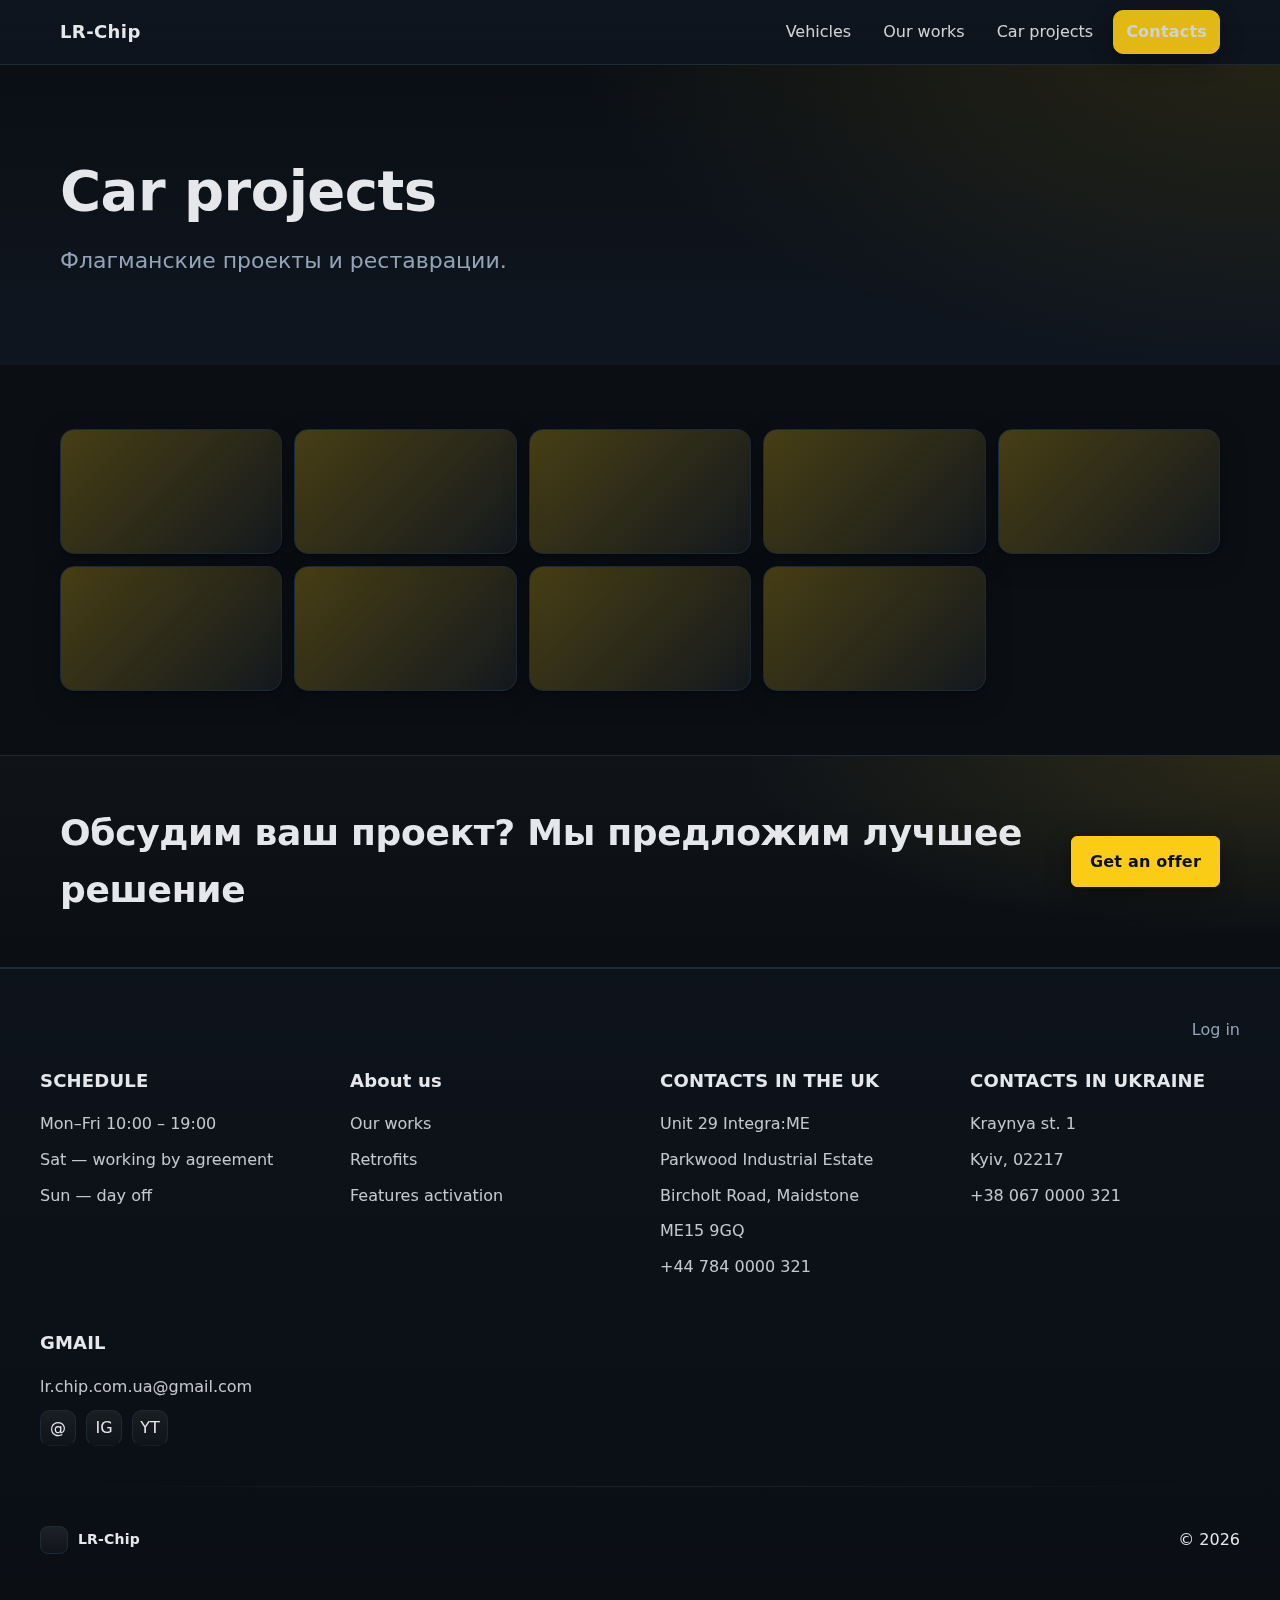
<file: car-projects.html>
<!DOCTYPE html>
<html lang="en">
<head>
  <meta charset="utf-8">
  <meta name="viewport" content="width=device-width, initial-scale=1">
  <meta name="theme-color" content="#0b0f14">
  <title>Car projects — LR‑Chip</title>
  <link rel="stylesheet" href="/styles.css">
</head>
<body class="always-dark">
  <header class="site-header" role="banner">
    <div class="container header-inner">
      <a class="logo" href="/">LR‑Chip</a>
      <button id="navToggle" class="nav-toggle" aria-expanded="false" aria-controls="siteNav">Menu</button>
      <nav id="siteNav" class="nav" aria-label="Main menu">
        <a href="/vehicles.html">Vehicles</a>
        <a href="/our-works.html">Our works</a>
        <a class="active" href="/car-projects.html">Car projects</a>
        <a href="/contacts.html" class="btn btn-primary">Contacts</a>
      </nav>
    </div>
  </header>
  <main class="site-main">
    <section class="section hero"><div class="container"><h1>Car projects</h1><p class="subheading">Флагманские проекты и реставрации.</p></div></section>
    <section class="section">
      <div class="container">
        <div class="mosaic">
          <div class="tile"></div>
          <div class="tile"></div>
          <div class="tile"></div>
          <div class="tile"></div>
          <div class="tile"></div>
          <div class="tile"></div>
          <div class="tile"></div>
          <div class="tile"></div>
          <div class="tile"></div>
        </div>
      </div>
    </section>
  </main>
  <section class="cta-band"><div class="container"><h2 class="cta-title">Обсудим ваш проект? Мы предложим лучшее решение</h2><a class="btn btn-primary" href="/contacts.html">Get an offer</a></div></section>
  <footer class="site-footer" role="contentinfo">
    <div class="container footer-inner">
      <div class="footer-top"><span></span><a class="footer-login" href="#">Log in</a></div>
      <div class="footer-grid">
        <div class="footer-col"><h4>SCHEDULE</h4><ul><li>Mon–Fri 10:00 – 19:00</li><li>Sat — working by agreement</li><li>Sun — day off</li></ul></div>
        <div class="footer-col"><h4>About us</h4><ul><li><a href="/our-works.html">Our works</a></li><li><a href="#">Retrofits</a></li><li><a href="#">Features activation</a></li></ul></div>
        <div class="footer-col"><h4>CONTACTS IN THE UK</h4><ul><li>Unit 29 Integra:ME</li><li>Parkwood Industrial Estate</li><li>Bircholt Road, Maidstone</li><li>ME15 9GQ</li><li><a href="tel:+447840000321">+44 784 0000 321</a></li></ul></div>
        <div class="footer-col"><h4>CONTACTS IN UKRAINE</h4><ul><li>Kraynya st. 1</li><li>Kyiv, 02217</li><li><a href="tel:+380670000321">+38 067 0000 321</a></li></ul></div>
        <div class="footer-col"><h4>GMAIL</h4><ul><li><a href="mailto:lr.chip.com.ua@gmail.com">lr.chip.com.ua@gmail.com</a></li></ul><div class="link-row"><a class="icon-btn" href="#">@</a><a class="icon-btn" href="#">IG</a><a class="icon-btn" href="#">YT</a></div></div>
      </div>
      <div class="divider"></div>
      <div class="footer-bottom"><a class="brand" href="/"><span class="brand-badge"></span> LR‑Chip</a><p>© <span id="year"></span></p></div>
    </div>
  </footer>
  <script src="/script.js" defer></script>
</body>
</html>
</file>
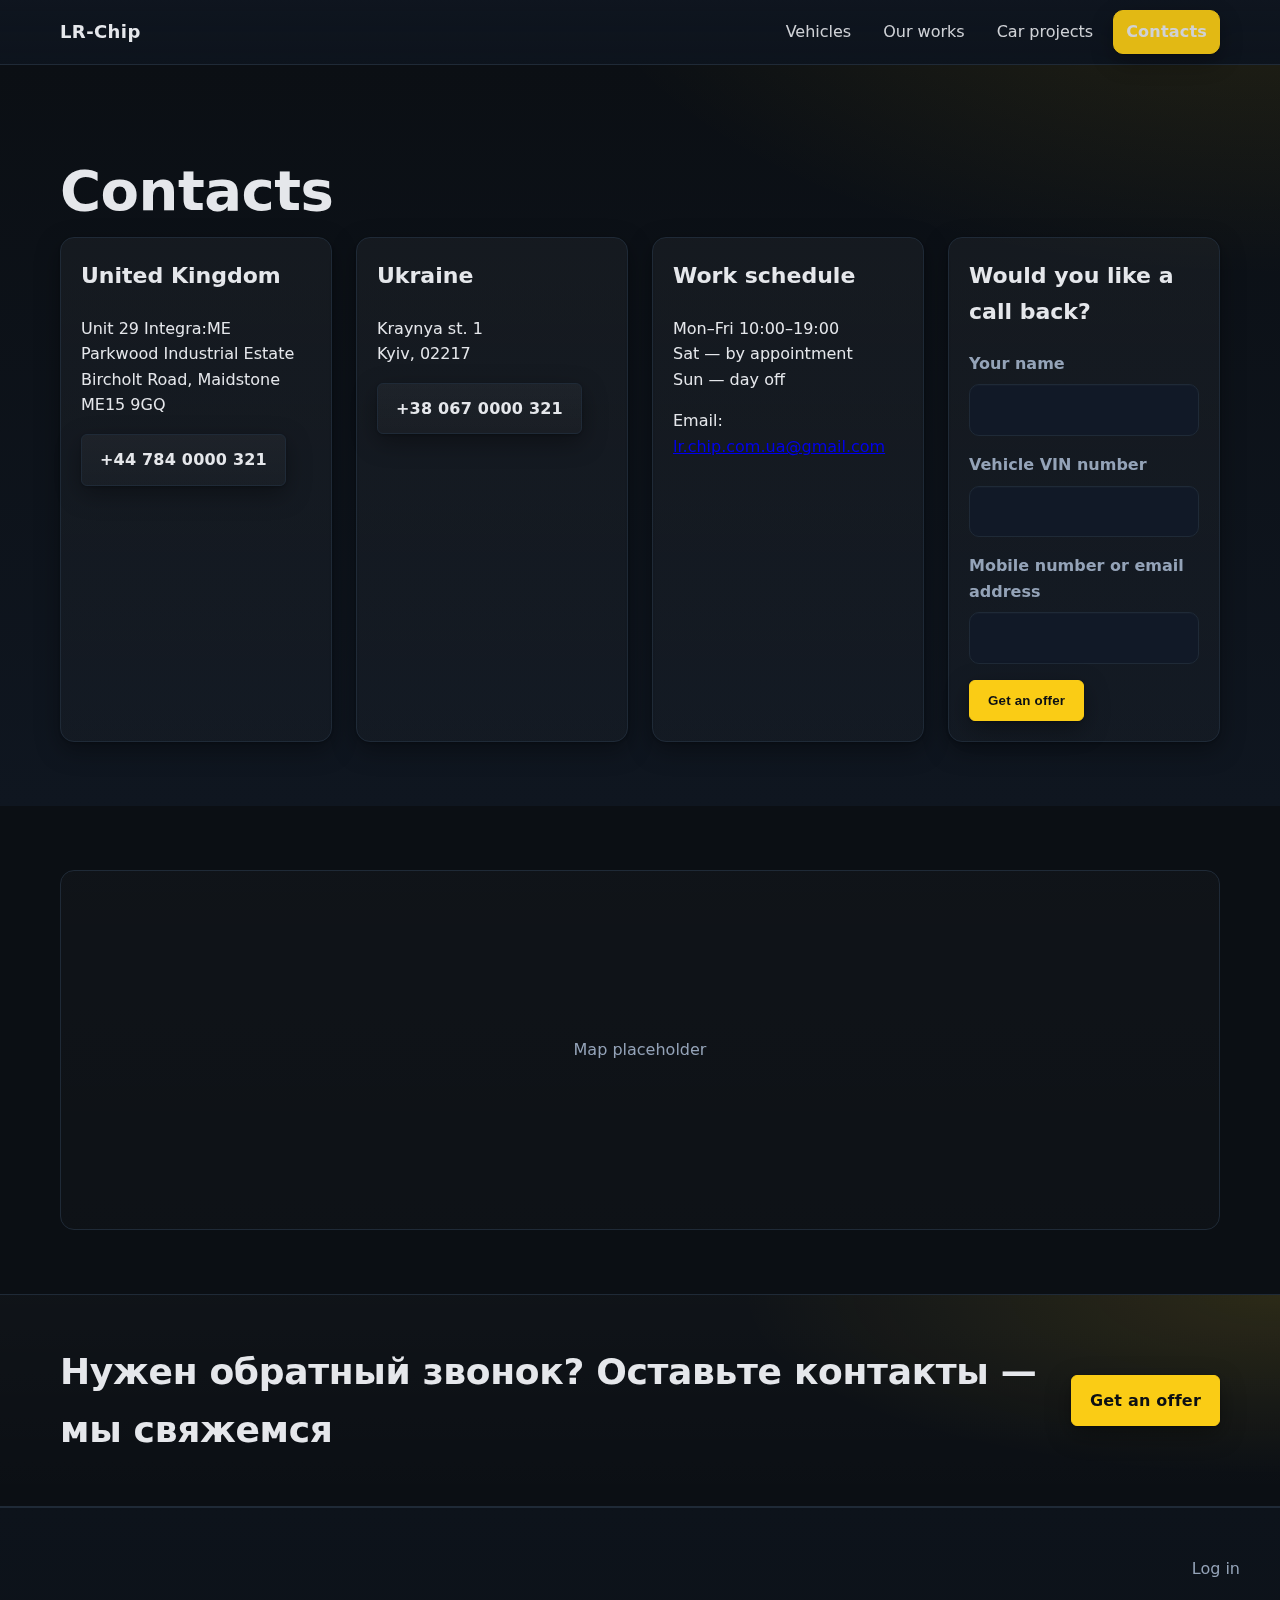
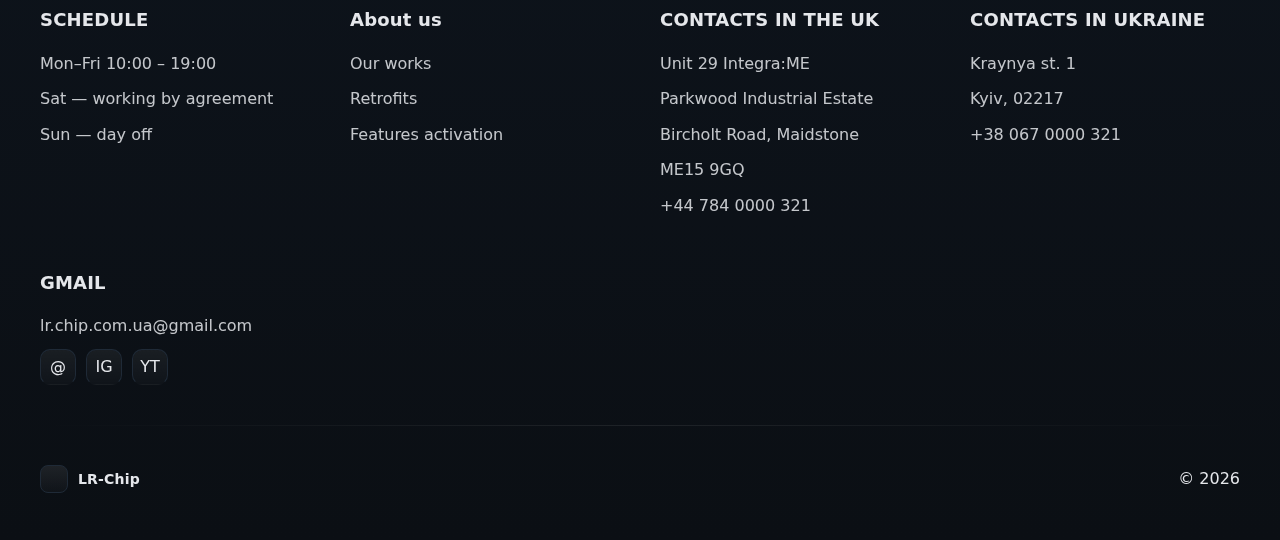
<file: contacts.html>
<!DOCTYPE html>
<html lang="en">
<head>
  <meta charset="utf-8">
  <meta name="viewport" content="width=device-width, initial-scale=1">
  <meta name="theme-color" content="#0b0f14">
  <title>Contacts — LR‑Chip</title>
  <link rel="stylesheet" href="/styles.css">
</head>
<body class="always-dark">
  <header class="site-header" role="banner">
    <div class="container header-inner">
      <a class="logo" href="/">LR‑Chip</a>
      <button id="navToggle" class="nav-toggle" aria-expanded="false" aria-controls="siteNav">Menu</button>
      <nav id="siteNav" class="nav" aria-label="Main menu">
        <a href="/vehicles.html">Vehicles</a>
        <a href="/our-works.html">Our works</a>
        <a href="/car-projects.html">Car projects</a>
        <a class="active btn btn-primary" href="/contacts.html">Contacts</a>
      </nav>
    </div>
  </header>
  <main class="site-main">
    <section class="hero">
      <div class="container">
        <h1>Contacts</h1>
        <div class="grid" style="margin-top:16px">
          <div class="card">
            <h3>United Kingdom</h3>
            <p>Unit 29 Integra:ME<br>Parkwood Industrial Estate<br>Bircholt Road, Maidstone<br>ME15 9GQ</p>
            <p><a class="btn" href="tel:+447840000321">+44 784 0000 321</a></p>
          </div>
          <div class="card">
            <h3>Ukraine</h3>
            <p>Kraynya st. 1<br>Kyiv, 02217</p>
            <p><a class="btn" href="tel:+380670000321">+38 067 0000 321</a></p>
          </div>
          <div class="card">
            <h3>Work schedule</h3>
            <p>Mon–Fri 10:00–19:00<br>Sat — by appointment<br>Sun — day off</p>
            <p>Email: <a href="mailto:lr.chip.com.ua@gmail.com">lr.chip.com.ua@gmail.com</a></p>
          </div>
          <div class="card">
            <h3>Would you like a call back?</h3>
            <form name="contact-callback" method="POST" data-netlify="true" netlify-honeypot="bot-field" action="/thank-you.html" class="contact-form" autocomplete="off" novalidate>
              <input type="hidden" name="form-name" value="contact-callback">
              <p class="hidden"><label>Do not fill: <input name="bot-field"></label></p>
              <div class="form-row"><label for="cbName">Your name</label><input id="cbName" name="name" required maxlength="100"></div>
              <div class="form-row"><label for="cbVin">Vehicle VIN number</label><input id="cbVin" name="vin" required maxlength="32" pattern="[A-HJ-NPR-Z0-9]{11,17}"></div>
              <div class="form-row"><label for="cbContact">Mobile number or email address</label><input id="cbContact" name="contact" required maxlength="100"></div>
              <div class="form-actions"><button type="submit" class="btn btn-primary">Get an offer</button></div>
            </form>
          </div>
        </div>
      </div>
    </section>
    <section class="section">
      <div class="container">
        <div class="map-placeholder" style="height:360px; border:1px solid var(--border); border-radius: var(--radius); background: linear-gradient(180deg, rgba(255,255,255,.02), rgba(255,255,255,.01)); display:grid; place-items:center; color:var(--muted);">Map placeholder</div>
      </div>
    </section>
  </main>
  <section class="cta-band"><div class="container"><h2 class="cta-title">Нужен обратный звонок? Оставьте контакты — мы свяжемся</h2><a class="btn btn-primary" href="#top">Get an offer</a></div></section>
  <footer class="site-footer" role="contentinfo">
    <div class="container footer-inner">
      <div class="footer-top"><span></span><a class="footer-login" href="#">Log in</a></div>
      <div class="footer-grid">
        <div class="footer-col"><h4>SCHEDULE</h4><ul><li>Mon–Fri 10:00 – 19:00</li><li>Sat — working by agreement</li><li>Sun — day off</li></ul></div>
        <div class="footer-col"><h4>About us</h4><ul><li><a href="/our-works.html">Our works</a></li><li><a href="#">Retrofits</a></li><li><a href="#">Features activation</a></li></ul></div>
        <div class="footer-col"><h4>CONTACTS IN THE UK</h4><ul><li>Unit 29 Integra:ME</li><li>Parkwood Industrial Estate</li><li>Bircholt Road, Maidstone</li><li>ME15 9GQ</li><li><a href="tel:+447840000321">+44 784 0000 321</a></li></ul></div>
        <div class="footer-col"><h4>CONTACTS IN UKRAINE</h4><ul><li>Kraynya st. 1</li><li>Kyiv, 02217</li><li><a href="tel:+380670000321">+38 067 0000 321</a></li></ul></div>
        <div class="footer-col"><h4>GMAIL</h4><ul><li><a href="mailto:lr.chip.com.ua@gmail.com">lr.chip.com.ua@gmail.com</a></li></ul><div class="link-row"><a class="icon-btn" href="#">@</a><a class="icon-btn" href="#">IG</a><a class="icon-btn" href="#">YT</a></div></div>
      </div>
      <div class="divider"></div>
      <div class="footer-bottom"><a class="brand" href="/"><span class="brand-badge"></span> LR‑Chip</a><p>© <span id="year"></span></p></div>
    </div>
  </footer>
  <script src="/script.js" defer></script>
</body>
</html>
</file>
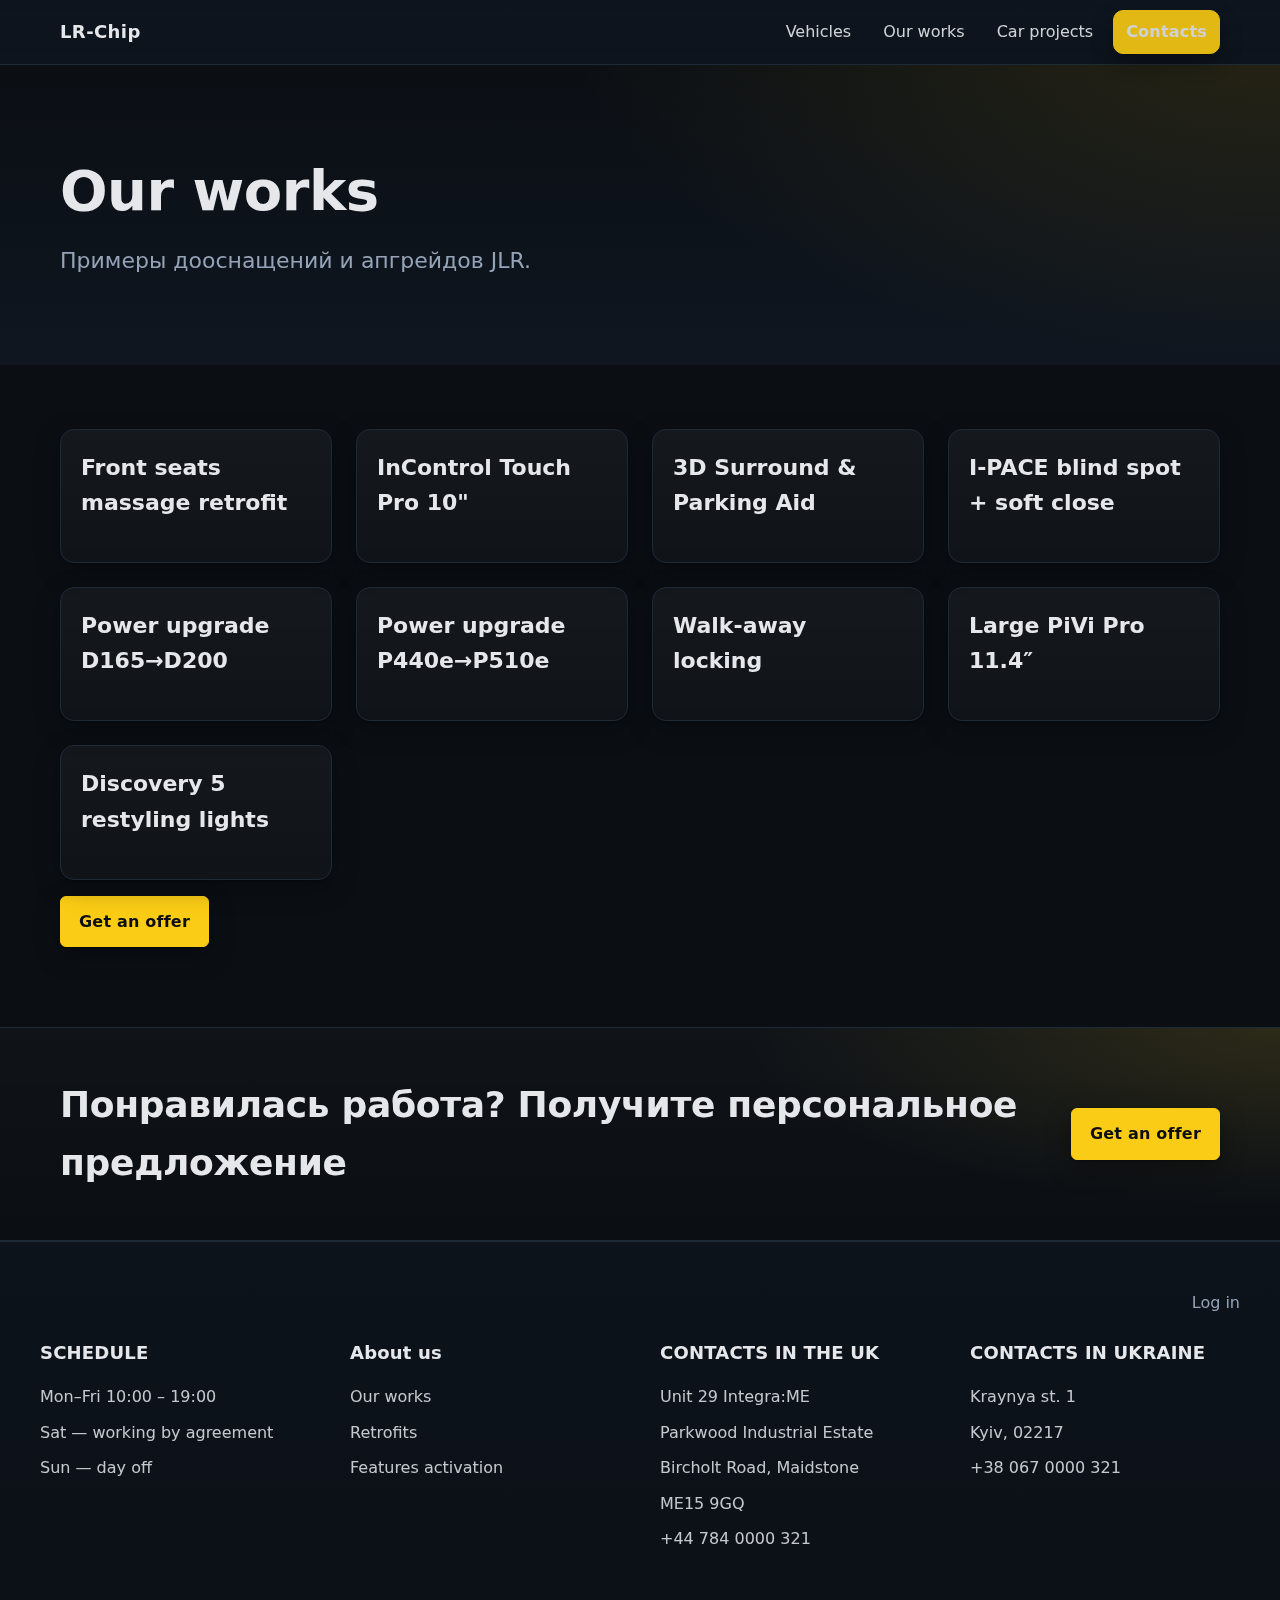
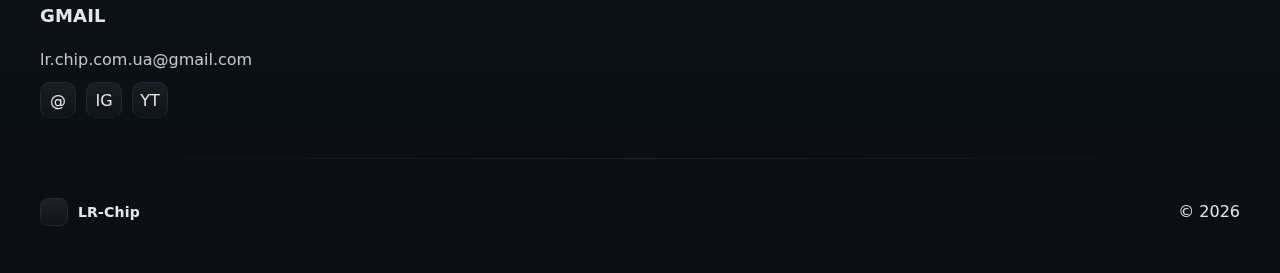
<file: our-works.html>
<!DOCTYPE html>
<html lang="en">
<head>
  <meta charset="utf-8">
  <meta name="viewport" content="width=device-width, initial-scale=1">
  <meta name="theme-color" content="#0b0f14">
  <title>Our works — LR‑Chip</title>
  <link rel="stylesheet" href="/styles.css">
</head>
<body class="always-dark">
  <header class="site-header" role="banner">
    <div class="container header-inner">
      <a class="logo" href="/">LR‑Chip</a>
      <button id="navToggle" class="nav-toggle" aria-expanded="false" aria-controls="siteNav">Menu</button>
      <nav id="siteNav" class="nav" aria-label="Main menu">
        <a href="/vehicles.html">Vehicles</a>
        <a class="active" href="/our-works.html">Our works</a>
        <a href="/car-projects.html">Car projects</a>
        <a href="/contacts.html" class="btn btn-primary">Contacts</a>
      </nav>
    </div>
  </header>
  <main class="site-main">
    <section class="section hero"><div class="container"><h1>Our works</h1><p class="subheading">Примеры дооснащений и апгрейдов JLR.</p></div></section>
    <section class="section">
      <div class="container">
        <div class="grid gallery">
          <article class="card"><h3>Front seats massage retrofit</h3></article>
          <article class="card"><h3>InControl Touch Pro 10"</h3></article>
          <article class="card"><h3>3D Surround & Parking Aid</h3></article>
          <article class="card"><h3>I‑PACE blind spot + soft close</h3></article>
          <article class="card"><h3>Power upgrade D165→D200</h3></article>
          <article class="card"><h3>Power upgrade P440e→P510e</h3></article>
          <article class="card"><h3>Walk‑away locking</h3></article>
          <article class="card"><h3>Large PiVi Pro 11.4″</h3></article>
          <article class="card"><h3>Discovery 5 restyling lights</h3></article>
        </div>
        <p style="margin-top:16px" class="cta-group"><a class="btn btn-primary" href="/contacts.html">Get an offer</a></p>
      </div>
    </section>
  </main>
  <section class="cta-band"><div class="container"><h2 class="cta-title">Понравилась работа? Получите персональное предложение</h2><a class="btn btn-primary" href="/contacts.html">Get an offer</a></div></section>
  <footer class="site-footer" role="contentinfo">
    <div class="container footer-inner">
      <div class="footer-top"><span></span><a class="footer-login" href="#">Log in</a></div>
      <div class="footer-grid">
        <div class="footer-col"><h4>SCHEDULE</h4><ul><li>Mon–Fri 10:00 – 19:00</li><li>Sat — working by agreement</li><li>Sun — day off</li></ul></div>
        <div class="footer-col"><h4>About us</h4><ul><li><a href="/our-works.html">Our works</a></li><li><a href="#">Retrofits</a></li><li><a href="#">Features activation</a></li></ul></div>
        <div class="footer-col"><h4>CONTACTS IN THE UK</h4><ul><li>Unit 29 Integra:ME</li><li>Parkwood Industrial Estate</li><li>Bircholt Road, Maidstone</li><li>ME15 9GQ</li><li><a href="tel:+447840000321">+44 784 0000 321</a></li></ul></div>
        <div class="footer-col"><h4>CONTACTS IN UKRAINE</h4><ul><li>Kraynya st. 1</li><li>Kyiv, 02217</li><li><a href="tel:+380670000321">+38 067 0000 321</a></li></ul></div>
        <div class="footer-col"><h4>GMAIL</h4><ul><li><a href="mailto:lr.chip.com.ua@gmail.com">lr.chip.com.ua@gmail.com</a></li></ul><div class="link-row"><a class="icon-btn" href="#">@</a><a class="icon-btn" href="#">IG</a><a class="icon-btn" href="#">YT</a></div></div>
      </div>
      <div class="divider"></div>
      <div class="footer-bottom"><a class="brand" href="/"><span class="brand-badge"></span> LR‑Chip</a><p>© <span id="year"></span></p></div>
    </div>
  </footer>
  <script src="/script.js" defer></script>
</body>
</html>
</file>
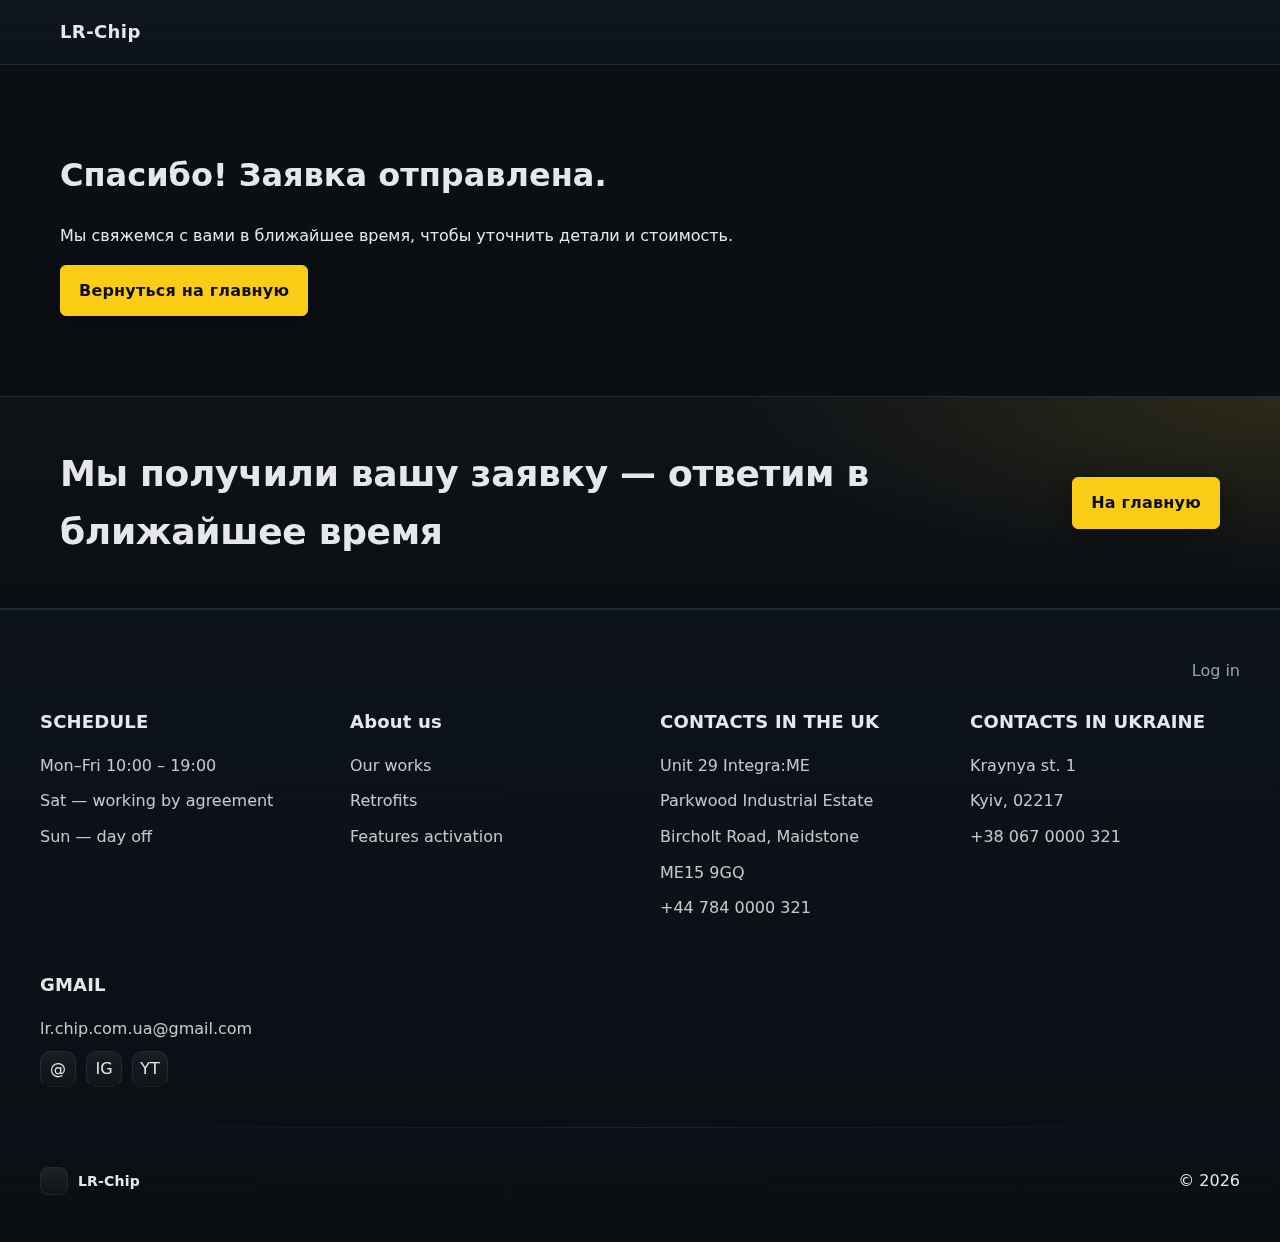
<file: thank-you.html>
<!DOCTYPE html>
<html lang="ru">
<head>
  <meta charset="utf-8">
  <meta name="viewport" content="width=device-width, initial-scale=1">
  <title>Спасибо — LR‑Chip</title>
  <link rel="stylesheet" href="/styles.css">
</head>
<body class="always-dark">
  <header class="site-header" role="banner">
    <div class="container header-inner">
      <a class="logo" href="/" aria-label="LR-Chip главная">LR‑Chip</a>
    </div>
  </header>
  <main class="site-main">
    <section class="section">
      <div class="container">
        <h1>Спасибо! Заявка отправлена.</h1>
        <p>Мы свяжемся с вами в ближайшее время, чтобы уточнить детали и стоимость.</p>
        <p><a class="btn btn-primary" href="/">Вернуться на главную</a></p>
      </div>
    </section>
  </main>
  <section class="cta-band"><div class="container"><h2 class="cta-title">Мы получили вашу заявку — ответим в ближайшее время</h2><a class="btn btn-primary" href="/">На главную</a></div></section>
  <footer class="site-footer" role="contentinfo">
    <div class="container footer-inner">
      <div class="footer-top"><span></span><a class="footer-login" href="#">Log in</a></div>
      <div class="footer-grid">
        <div class="footer-col"><h4>SCHEDULE</h4><ul><li>Mon–Fri 10:00 – 19:00</li><li>Sat — working by agreement</li><li>Sun — day off</li></ul></div>
        <div class="footer-col"><h4>About us</h4><ul><li><a href="/our-works.html">Our works</a></li><li><a href="#">Retrofits</a></li><li><a href="#">Features activation</a></li></ul></div>
        <div class="footer-col"><h4>CONTACTS IN THE UK</h4><ul><li>Unit 29 Integra:ME</li><li>Parkwood Industrial Estate</li><li>Bircholt Road, Maidstone</li><li>ME15 9GQ</li><li><a href="tel:+447840000321">+44 784 0000 321</a></li></ul></div>
        <div class="footer-col"><h4>CONTACTS IN UKRAINE</h4><ul><li>Kraynya st. 1</li><li>Kyiv, 02217</li><li><a href="tel:+380670000321">+38 067 0000 321</a></li></ul></div>
        <div class="footer-col"><h4>GMAIL</h4><ul><li><a href="mailto:lr.chip.com.ua@gmail.com">lr.chip.com.ua@gmail.com</a></li></ul><div class="link-row"><a class="icon-btn" href="#">@</a><a class="icon-btn" href="#">IG</a><a class="icon-btn" href="#">YT</a></div></div>
      </div>
      <div class="divider"></div>
      <div class="footer-bottom"><a class="brand" href="/"><span class="brand-badge"></span> LR‑Chip</a><p>© <span id="year"></span></p></div>
    </div>
  </footer>
  <script src="/script.js" defer></script>
</body>
 </html>
</file>
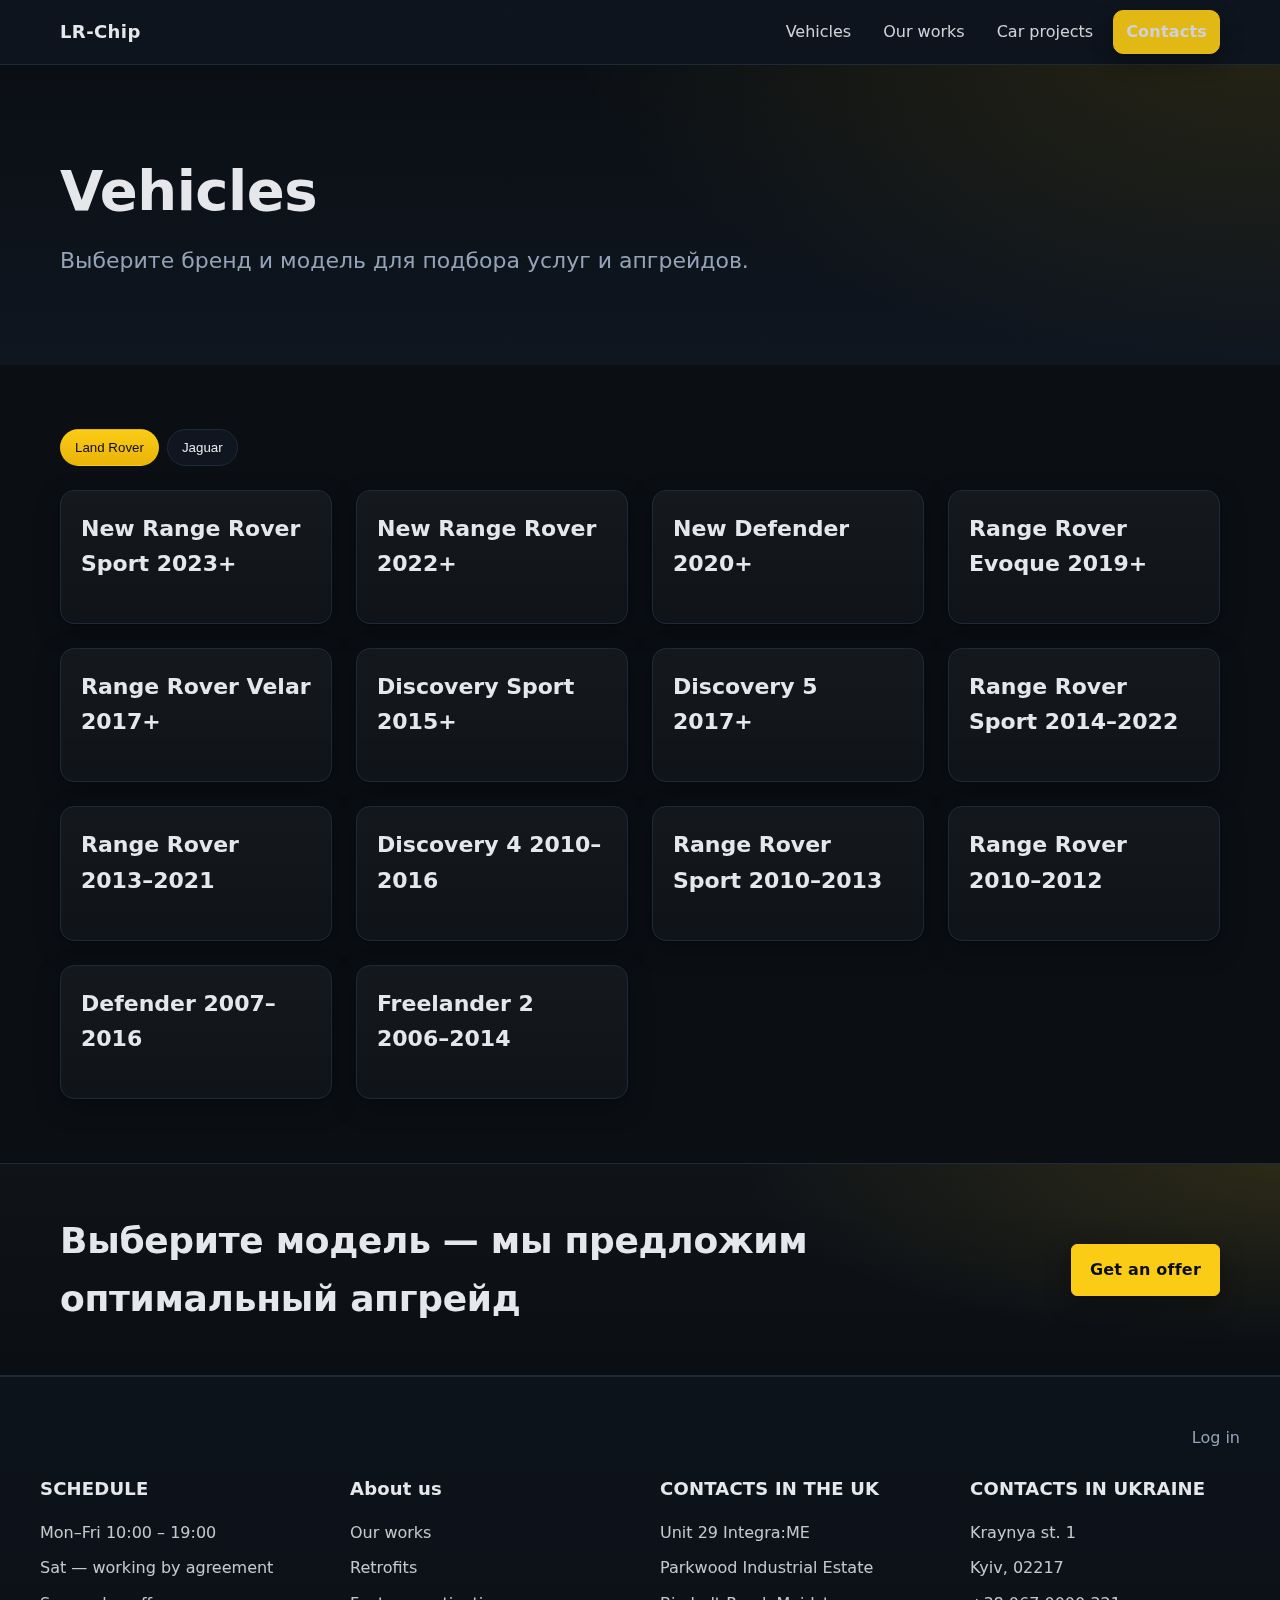
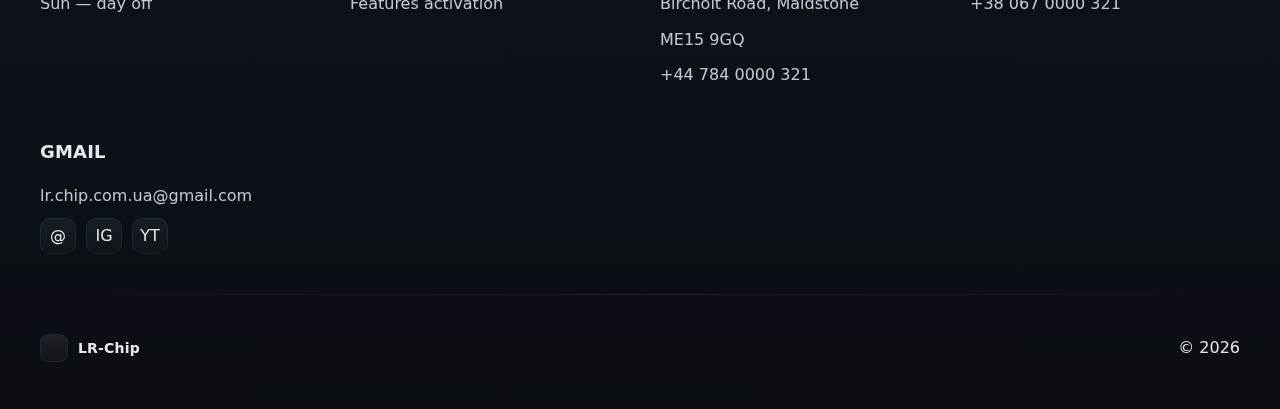
<file: vehicles.html>
<!DOCTYPE html>
<html lang="ru">
<head>
  <meta charset="utf-8">
  <meta name="viewport" content="width=device-width, initial-scale=1">
  <meta name="theme-color" content="#0b0f14">
  <title>Vehicles — LR‑Chip</title>
  <link rel="stylesheet" href="/styles.css">
</head>
<body class="always-dark">
  <header class="site-header" role="banner">
    <div class="container header-inner">
      <a class="logo" href="/">LR‑Chip</a>
      <button id="navToggle" class="nav-toggle" aria-expanded="false" aria-controls="siteNav">Меню</button>
      <nav id="siteNav" class="nav" aria-label="Главное меню">
        <a class="active" href="/vehicles.html">Vehicles</a>
        <a href="/our-works.html">Our works</a>
        <a href="/car-projects.html">Car projects</a>
        <a href="/contacts.html" class="btn btn-primary">Contacts</a>
      </nav>
    </div>
  </header>
  <main class="site-main">
    <section class="section hero" aria-label="Vehicles">
      <div class="container">
        <h1>Vehicles</h1>
        <p class="subheading">Выберите бренд и модель для подбора услуг и апгрейдов.</p>
      </div>
    </section>
    <section class="section">
      <div class="container">
        <div class="tabs">
          <button class="tab active" data-tab="lr">Land Rover</button>
          <button class="tab" data-tab="jag">Jaguar</button>
        </div>
        <div class="grid models-grid" id="tab-lr">
          <div class="card"><h3>New Range Rover Sport 2023+</h3></div>
          <div class="card"><h3>New Range Rover 2022+</h3></div>
          <div class="card"><h3>New Defender 2020+</h3></div>
          <div class="card"><h3>Range Rover Evoque 2019+</h3></div>
          <div class="card"><h3>Range Rover Velar 2017+</h3></div>
          <div class="card"><h3>Discovery Sport 2015+</h3></div>
          <div class="card"><h3>Discovery 5 2017+</h3></div>
          <div class="card"><h3>Range Rover Sport 2014–2022</h3></div>
          <div class="card"><h3>Range Rover 2013–2021</h3></div>
          <div class="card"><h3>Discovery 4 2010–2016</h3></div>
          <div class="card"><h3>Range Rover Sport 2010–2013</h3></div>
          <div class="card"><h3>Range Rover 2010–2012</h3></div>
          <div class="card"><h3>Defender 2007–2016</h3></div>
          <div class="card"><h3>Freelander 2 2006–2014</h3></div>
        </div>
        <div class="grid models-grid hidden" id="tab-jag">
          <div class="card"><h3>F‑PACE</h3></div>
          <div class="card"><h3>E‑PACE</h3></div>
          <div class="card"><h3>XF</h3></div>
          <div class="card"><h3>XE</h3></div>
          <div class="card"><h3>F‑TYPE</h3></div>
          <div class="card"><h3>I‑PACE</h3></div>
        </div>
      </div>
    </section>
  </main>
  <section class="cta-band"><div class="container"><h2 class="cta-title">Выберите модель — мы предложим оптимальный апгрейд</h2><a class="btn btn-primary" href="/contacts.html">Get an offer</a></div></section>
  <footer class="site-footer" role="contentinfo">
    <div class="container footer-inner">
      <div class="footer-top">
        <span></span>
        <a class="footer-login" href="#">Log in</a>
      </div>
      <div class="footer-grid">
        <div class="footer-col"><h4>SCHEDULE</h4><ul><li>Mon–Fri 10:00 – 19:00</li><li>Sat — working by agreement</li><li>Sun — day off</li></ul></div>
        <div class="footer-col"><h4>About us</h4><ul><li><a href="/our-works.html">Our works</a></li><li><a href="#">Retrofits</a></li><li><a href="#">Features activation</a></li></ul></div>
        <div class="footer-col"><h4>CONTACTS IN THE UK</h4><ul><li>Unit 29 Integra:ME</li><li>Parkwood Industrial Estate</li><li>Bircholt Road, Maidstone</li><li>ME15 9GQ</li><li><a href="tel:+447840000321">+44 784 0000 321</a></li></ul></div>
        <div class="footer-col"><h4>CONTACTS IN UKRAINE</h4><ul><li>Kraynya st. 1</li><li>Kyiv, 02217</li><li><a href="tel:+380670000321">+38 067 0000 321</a></li></ul></div>
        <div class="footer-col"><h4>GMAIL</h4><ul><li><a href="mailto:lr.chip.com.ua@gmail.com">lr.chip.com.ua@gmail.com</a></li></ul><div class="link-row"><a class="icon-btn" href="#">@</a><a class="icon-btn" href="#">IG</a><a class="icon-btn" href="#">YT</a></div></div>
      </div>
      <div class="divider"></div>
      <div class="footer-bottom"><a class="brand" href="/"><span class="brand-badge"></span> LR‑Chip</a><p>© <span id="year"></span></p></div>
    </div>
  </footer>
  <script src="/script.js" defer></script>
  <script defer>
    (function(){
      var tabs = document.querySelectorAll('.tab');
      tabs.forEach(function(btn){
        btn.addEventListener('click', function(){
          tabs.forEach(function(b){ b.classList.remove('active'); });
          btn.classList.add('active');
          var lr = document.getElementById('tab-lr');
          var jag = document.getElementById('tab-jag');
          if (btn.dataset.tab === 'lr') { lr.classList.remove('hidden'); jag.classList.add('hidden'); }
          else { jag.classList.remove('hidden'); lr.classList.add('hidden'); }
        });
      });
    })();
  </script>
</body>
</html>
</file>
<file: styles.css>
/* Basic reset */
*, *::before, *::after { box-sizing: border-box; }
html { -webkit-text-size-adjust: 100%; }
body { margin: 0; font-family: system-ui, -apple-system, Segoe UI, Roboto, Ubuntu, Cantarell, Noto Sans, Arial, "Apple Color Emoji", "Segoe UI Emoji"; color: #0b0f14; background: #0b0f14; line-height: 1.6; }

:root {
  /* Color system (premium, restrained) */
  --bg: #0b0f14;            /* deep graphite */
  --surface: #0f1620;       /* glass dark */
  --elev: #111927;          /* elevated panels */
  --fg: #e5e7eb;            /* text on dark */
  --muted: #94a3b8;         /* subdued */
  --primary: #facc15;       /* premium yellow accent */
  --primary-600: #eab308;   /* pressed state */
  --accent: #facc15;        /* unify with brand */
  --border: #1f2a37;
  --card: #0f1620;
  --glass: rgba(255, 255, 255, 0.06);

  /* Spacing scale */
  --space-1: 4px;  --space-2: 8px;  --space-3: 12px;  --space-4: 16px;
  --space-5: 20px; --space-6: 24px; --space-8: 32px;  --space-10: 40px;
  --space-12: 48px; --space-16: 64px; --space-24: 96px;

  /* Radii & shadows */
  --radius: 14px; --radius-sm: 10px;
  --shadow-soft: 0 1px 2px rgba(0,0,0,.2), 0 8px 24px rgba(0,0,0,.35);
  --shadow-hover: 0 2px 8px rgba(0,0,0,.25), 0 16px 40px rgba(0,0,0,.5);

  /* Fluid type */
  --fs-xxl: clamp(28px, 5vw, 56px);
  --fs-xl: clamp(22px, 3.6vw, 36px);
  --fs-lg: clamp(18px, 2.2vw, 22px);
  --fs-md: 16px;
  --fs-sm: 14px;
}

@media (prefers-color-scheme: light) {
  :root {
    --bg: #ffffff;
    --surface: #f7f9fb;
    --elev: #ffffff;
    --fg: #0b0f14;
    --muted: #475569;
    --primary: #0ea5e9;
    --primary-600: #0284c7;
    --accent: #16a34a;
    --border: #e5e7eb;
    --card: #ffffff;
    --glass: rgba(0, 0, 0, 0.04);
  }
}

/* Force-dark theme regardless of system setting when body has .always-dark */
.always-dark {
  --bg: #0b0f14;
  --surface: #0f1620;
  --elev: #111927;
  --fg: #e5e7eb;
  --muted: #94a3b8;
  --primary: #facc15;
  --primary-600: #eab308;
  --accent: #facc15;
  --border: #1f2a37;
  --card: #0f1620;
  --glass: rgba(255, 255, 255, 0.06);
}

.container { width: 100%; max-width: 1200px; margin: 0 auto; padding: 0 20px; }
.section { padding: var(--space-16) 0; background: transparent; }
.section.alt { background: linear-gradient(180deg, rgba(255,255,255,0.02), rgba(255,255,255,0)); }
.grid { display: grid; grid-template-columns: repeat(auto-fit, minmax(260px, 1fr)); gap: var(--space-6); }
.list { padding-left: 18px; color: var(--fg); }
.list li { margin-bottom: var(--space-2); }
.
.chips { display: flex; flex-wrap: wrap; gap: 10px; margin-top: var(--space-3); }
.chip { display: inline-block; padding: 8px 12px; border-radius: 999px; border: 1px solid var(--border); background: var(--surface); color: var(--fg); font-size: var(--fs-sm); opacity: .9; }
.chip:hover { opacity: 1; }

.site-header { position: sticky; top: 0; z-index: 50; background: linear-gradient(180deg, rgba(15,22,32,0.9), rgba(15,22,32,0.7)); backdrop-filter: saturate(1.4) blur(10px); border-bottom: 1px solid var(--border); }
.header-inner { display: flex; align-items: center; justify-content: space-between; height: 64px; }
.logo { color: var(--fg); text-decoration: none; font-weight: 700; letter-spacing: 0.4px; font-size: 18px; }
.nav { display: flex; gap: var(--space-2); align-items: center; }
.nav a { text-decoration: none; color: var(--fg); padding: 8px 12px; border-radius: var(--radius-sm); opacity: .9; }
.nav a:hover, .nav a:focus { background: var(--glass); opacity: 1; outline: none; transition: background .2s ease; }
.nav-toggle { display: none; background: var(--glass); color: var(--fg); border: 1px solid var(--border); padding: 8px 12px; border-radius: var(--radius-sm); }

@media (max-width: 900px) {
  .nav-toggle { display: inline-block; }
  .nav { position: absolute; right: 20px; top: 64px; background: var(--surface); border: 1px solid var(--border); border-radius: var(--radius); padding: var(--space-2); display: none; flex-direction: column; min-width: 260px; box-shadow: var(--shadow-soft); }
  .nav.open { display: flex; }
}

.hero { position: relative; padding: var(--space-24) 0 var(--space-16); background: radial-gradient(1200px 600px at 100% -20%, rgba(250,204,21,0.12), transparent 60%), linear-gradient(180deg, #0b0f14 0%, #0f1620 100%); color: var(--fg); }
.hero h1 { margin: 0 0 var(--space-2); font-size: var(--fs-xxl); line-height: 1.08; letter-spacing: -0.5px; color: var(--fg); }
.subheading { color: var(--muted); max-width: 860px; font-size: var(--fs-lg); }
.cta-group { display: flex; gap: var(--space-3); margin-top: var(--space-4); flex-wrap: wrap; }
.hero-image { background-image: url('/media/hero-placeholder.jpg'); background-size: cover; background-position: center; }
.hero-image::before { content: ""; position: absolute; inset: 0; background: linear-gradient(180deg, rgba(0,0,0,.55), rgba(11,15,20,.85)); }
.hero-image > .container { position: relative; z-index: 1; }

.btn { display: inline-flex; align-items: center; justify-content: center; gap: 8px; padding: 12px 18px; border-radius: 6px; border: 1px solid var(--border); background: linear-gradient(180deg, rgba(255,255,255,0.04), rgba(255,255,255,0.02)); color: var(--fg); text-decoration: none; font-weight: 700; letter-spacing: .2px; box-shadow: var(--shadow-soft); transition: transform .15s ease, box-shadow .2s ease, background .2s ease; }
.btn:hover, .btn:focus { border-color: var(--primary-600); box-shadow: var(--shadow-hover); outline: none; transform: translateY(-1px); }
.btn-primary { background: var(--primary); color: #0b0f14; border-color: var(--primary); }
.btn-primary:hover, .btn-primary:focus { filter: brightness(1.05); }
.btn-secondary { background: transparent; color: var(--fg); border-color: rgba(250, 204, 21, .35); }
.btn-secondary:hover, .btn-secondary:focus { border-color: var(--primary); }

.card { background: linear-gradient(180deg, rgba(255,255,255,0.04), rgba(255,255,255,0.02)); border: 1px solid var(--border); border-radius: var(--radius); padding: var(--space-5); color: var(--fg); box-shadow: var(--shadow-soft); position: relative; }
.card h3 { margin-top: 0; font-size: var(--fs-lg); }
.card:hover { transform: translateY(-2px); transition: transform .2s ease; border-color: rgba(250,204,21,.55); box-shadow: 0 1px 2px rgba(0,0,0,.2), 0 16px 36px rgba(250,204,21,.08); }

.cards-compact .card { display: flex; flex-direction: column; gap: 12px; }
.cards-compact .item .actions { display: flex; gap: 8px; flex-wrap: wrap; }

.gallery { grid-template-columns: repeat(auto-fit, minmax(220px, 1fr)); }
.work-card { aspect-ratio: 4/3; background: linear-gradient(135deg, rgba(125,211,252,.2), rgba(163,230,53,.18)); border: 1px dashed var(--border); border-radius: var(--radius); box-shadow: var(--shadow-soft); }

/* Hero filter bar */
.filter-bar { margin-top: var(--space-6); display: grid; grid-template-columns: 1fr 1fr 1fr auto; gap: var(--space-3); }
.select { position: relative; }
.select select { width: 100%; appearance: none; border: 1px solid var(--border); border-radius: var(--radius-sm); background: var(--elev); color: var(--fg); padding: 12px 14px; font: inherit; }
.select::after { content: "▾"; position: absolute; right: 12px; top: 50%; transform: translateY(-50%); color: var(--muted); pointer-events: none; }
@media (max-width: 900px) { .filter-bar { grid-template-columns: 1fr; } }

/* Team cards */
.team-grid { display: grid; grid-template-columns: repeat(auto-fit, minmax(220px, 1fr)); gap: var(--space-6); }
.team-card { text-align: center; color: var(--fg); background: linear-gradient(180deg, rgba(255,255,255,0.03), rgba(255,255,255,0.01)); border: 1px solid var(--border); border-radius: var(--radius); padding: var(--space-5); box-shadow: var(--shadow-soft); }
.avatar { width: 120px; height: 120px; margin: 0 auto var(--space-3); border-radius: 999px; background: linear-gradient(135deg, rgba(250,204,21,.35), rgba(255,255,255,.04)); border: 1px solid var(--border); }
.muted { color: var(--muted); }

.steps { counter-reset: step; display: grid; gap: var(--space-6); grid-template-columns: repeat(auto-fit, minmax(260px, 1fr)); padding-left: 0; list-style: none; }
.steps li { position: relative; border: 1px solid var(--border); border-radius: var(--radius); padding: var(--space-6) var(--space-5) var(--space-5) var(--space-5); background: linear-gradient(180deg, rgba(255,255,255,0.04), rgba(255,255,255,0.02)); color: var(--fg); box-shadow: var(--shadow-soft); }
.steps li::before { counter-increment: step; content: counter(step); position: absolute; top: -14px; left: -14px; width: 44px; height: 44px; border-radius: 12px; background: linear-gradient(180deg, var(--primary), var(--primary-600)); color: #0b0f14; display: grid; place-items: center; font-weight: 800; box-shadow: var(--shadow-soft); }

.contact-form { display: grid; gap: var(--space-4); max-width: 720px; }
.form-row { display: grid; gap: 8px; }
.form-row label { color: var(--muted); font-weight: 600; }
.form-row input, .form-row textarea { border: 1px solid var(--border); border-radius: var(--radius-sm); padding: 12px 14px; font: inherit; background: var(--elev); color: var(--fg); box-shadow: inset 0 1px 0 rgba(255,255,255,0.02); }
.form-row input::placeholder, .form-row textarea::placeholder { color: #7c8aa0; }
.form-row input:focus, .form-row textarea:focus { outline: 2px solid var(--primary-600); outline-offset: 1px; }
.hidden { position: absolute; left: -10000px; top: auto; width: 1px; height: 1px; overflow: hidden; }
.form-actions { display: flex; gap: var(--space-3); flex-wrap: wrap; }

.site-footer { border-top: 1px solid var(--border); background: linear-gradient(180deg, #0d131b, #0b0f14); color: var(--muted); }
.footer-inner { padding: var(--space-12) 0 var(--space-8); }
/* Top row (login on the right) */
.footer-top { display: flex; align-items: center; justify-content: space-between; margin-bottom: var(--space-6); }
.footer-login { color: var(--muted); text-decoration: none; }
.footer-login:hover { color: var(--fg); text-decoration: underline; text-underline-offset: 3px; }

/* Pre-footer CTA band */
.cta-band { padding: var(--space-12) 0; background: radial-gradient(900px 300px at 100% 0%, rgba(250,204,21,.12), transparent 60%), linear-gradient(180deg, rgba(255,255,255,.02), rgba(255,255,255,.00)); border-top: 1px solid var(--border); border-bottom: 1px solid var(--border); }
.cta-band .container { display: grid; grid-template-columns: 1.6fr auto; gap: var(--space-6); align-items: center; }
.cta-title { color: var(--fg); font-size: var(--fs-xl); letter-spacing: -0.3px; margin: 0; }
@media (max-width: 800px) { .cta-band .container { grid-template-columns: 1fr; } }

/* Footer grid */
.footer-grid { display: grid; grid-template-columns: repeat(auto-fit, minmax(220px, 1fr)); gap: var(--space-10); margin-bottom: var(--space-10); }
.footer-col h4 { margin: 0 0 var(--space-4); color: var(--fg); font-size: clamp(16px, 1.6vw, 18px); letter-spacing: .2px; font-weight: 700; }
.site-footer ul { list-style: none; padding: 0; margin: 0; }
.footer-col li { margin: 10px 0; color: var(--fg); opacity: .85; }
.footer-col a { color: var(--fg); text-decoration: none; text-underline-offset: 3px; border-bottom: 1px solid transparent; }
.footer-col a:hover { border-color: rgba(255,255,255,.14); }
.footer-col a:visited { color: var(--fg); }
.divider { height: 1px; background: linear-gradient(90deg, transparent, rgba(255,255,255,.08), transparent); margin: var(--space-6) 0; }
.footer-bottom { display: flex; align-items: center; justify-content: space-between; gap: 12px; color: var(--muted); font-size: var(--fs-sm); }
.brand { display: inline-flex; align-items: center; gap: 10px; color: var(--fg); text-decoration: none; font-weight: 800; letter-spacing: .2px; }
.brand-badge { width: 28px; height: 28px; border-radius: 8px; background: linear-gradient(180deg, rgba(255,255,255,.08), rgba(255,255,255,.02)); border: 1px solid var(--border); }

/* Link rows */
.link-row { display: flex; gap: 10px; flex-wrap: wrap; }
.icon-btn { display: inline-grid; place-items: center; width: 36px; height: 36px; border-radius: 10px; border: 1px solid var(--border); background: linear-gradient(180deg, rgba(255,255,255,.06), rgba(255,255,255,.02)); color: var(--fg); text-decoration: none; }
.icon-btn:hover { border-color: var(--primary); }

/* Footer responsiveness */
@media (max-width: 720px) {
  .footer-top { flex-direction: row; }
  .footer-grid { grid-template-columns: 1fr; gap: var(--space-4); }
  .footer-inner { padding: var(--space-10) 0 var(--space-6); }
  .footer-bottom { flex-direction: column; align-items: flex-start; gap: 8px; }
}

/* Improve text wrapping in footer */
.footer-col, .footer-col li, .footer-col a { word-break: break-word; overflow-wrap: anywhere; }

/* Typography */
h1, h2, h3 { color: var(--fg); }
.hero h1 { color: var(--fg); }
.section h2 { margin-top: 0; margin-bottom: var(--space-6); font-size: var(--fs-xl); letter-spacing: -0.2px; }
p { font-size: var(--fs-md); color: var(--fg); }

/* Accessibility & motion */
:focus-visible { outline: 2px dashed var(--primary); outline-offset: 2px; }
@media (prefers-reduced-motion: reduce) {
  * { transition: none !important; animation: none !important; }
}

/* Ultra-wide and small devices refinements */
@media (min-width: 1440px) {
  .container { max-width: 1320px; }
}
@media (max-width: 480px) {
  .header-inner { height: 56px; }
  .cta-group { gap: var(--space-2); }
  .btn { width: 100%; }
}

/* Tabs */
.tabs { display: flex; gap: 8px; margin-bottom: var(--space-6); }
.tab { background: var(--surface); color: var(--fg); border: 1px solid var(--border); padding: 10px 14px; border-radius: 999px; cursor: pointer; }
.tab.active { background: linear-gradient(180deg, var(--primary), var(--primary-600)); color: #0b0f14; border-color: transparent; }
.hidden { display: none !important; }

/* Mosaic gallery */
.mosaic { display: grid; grid-template-columns: repeat(auto-fit, minmax(220px, 1fr)); gap: var(--space-3); }
.tile { aspect-ratio: 16/9; background: linear-gradient(135deg, rgba(250,204,21,.25), rgba(255,255,255,.04)); border: 1px solid var(--border); border-radius: var(--radius); box-shadow: var(--shadow-soft); }

/* Footer columns (optional extension later) */
</file>
